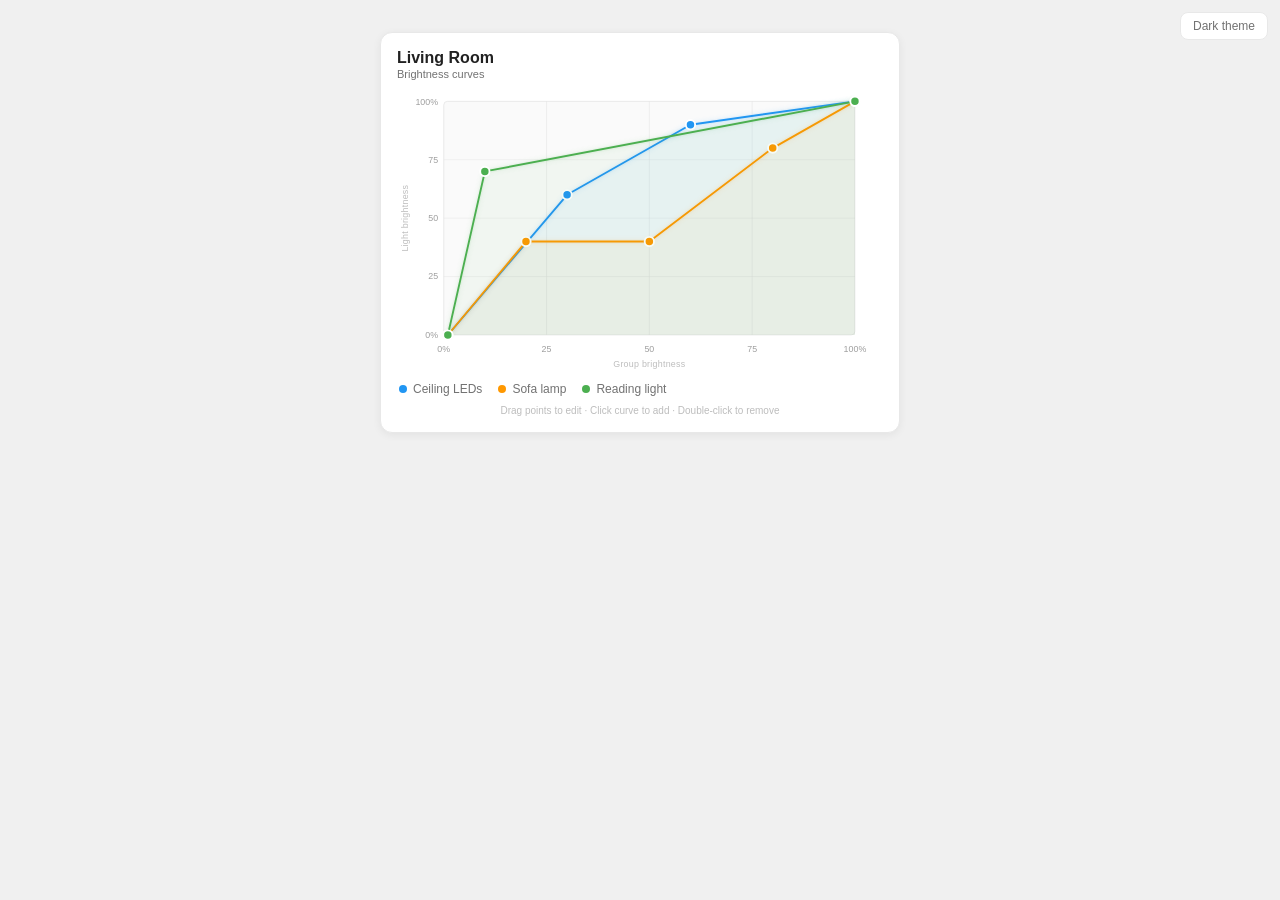
<file: lightener-card.html>
<!DOCTYPE html>
<html lang="en">
<head>
<meta charset="UTF-8">
<meta name="viewport" content="width=device-width, initial-scale=1.0">
<title>Lightener Curve Editor</title>
<style>
  *, *::before, *::after { box-sizing: border-box; margin: 0; padding: 0; }

  /* ── Theme tokens ─────────────────────────────────────────────── */
  /* Maps to HA's CSS custom properties. Fallbacks for standalone use. */
  :root {
    --card-bg: #fff;
    --card-border: #e8e8e8;
    --primary-text: #212121;
    --secondary-text: #727272;
    --disabled-text: #bdbdbd;
    --divider: #e8e8e8;
    --graph-bg: #fafafa;
    --graph-grid: #e0e0e0;
    --graph-border: #d6d6d6;
    --tooltip-bg: #333;
    --tooltip-text: #fff;
    --btn-primary-bg: #03a9f4;
    --btn-primary-text: #fff;
    --btn-secondary-border: #bdbdbd;
    --btn-secondary-text: #616161;
    --btn-secondary-hover: #f5f5f5;
    --accent: #03a9f4;
    --point-stroke: #fff;
    --page-bg: #f0f0f0;
  }

  [data-theme="dark"] {
    --card-bg: #1c1c1e;
    --card-border: #3a3a3c;
    --primary-text: #e5e5e7;
    --secondary-text: #8e8e93;
    --disabled-text: #48484a;
    --divider: #3a3a3c;
    --graph-bg: #141416;
    --graph-grid: #2c2c2e;
    --graph-border: #3a3a3c;
    --tooltip-bg: #000;
    --tooltip-text: #e5e5e7;
    --btn-primary-bg: #0a84ff;
    --btn-primary-text: #fff;
    --btn-secondary-border: #48484a;
    --btn-secondary-text: #aeaeb2;
    --btn-secondary-hover: #2c2c2e;
    --accent: #0a84ff;
    --point-stroke: #1c1c1e;
    --page-bg: #000;
  }

  body {
    background: var(--page-bg);
    font-family: -apple-system, BlinkMacSystemFont, 'Segoe UI', Roboto, sans-serif;
    color: var(--primary-text);
    display: flex;
    flex-direction: column;
    align-items: center;
    min-height: 100vh;
    padding: 32px 16px;
    transition: background 0.2s;
  }

  /* ── Theme toggle ─────────────────────────────────────────────── */
  .theme-toggle {
    position: fixed;
    top: 12px;
    right: 12px;
    background: var(--card-bg);
    border: 1px solid var(--card-border);
    border-radius: 8px;
    padding: 6px 12px;
    font-size: 12px;
    font-weight: 500;
    color: var(--secondary-text);
    cursor: pointer;
    z-index: 100;
    transition: all 0.2s;
  }
  .theme-toggle:hover { color: var(--primary-text); }

  /* ── Card ──────────────────────────────────────────────────────── */
  .card {
    background: var(--card-bg);
    border: 1px solid var(--card-border);
    border-radius: 12px;
    padding: 16px;
    width: 100%;
    max-width: 520px;
    position: relative;
    box-shadow: 0 2px 8px rgba(0,0,0,0.06);
    transition: background 0.2s, border-color 0.2s, box-shadow 0.2s;
  }

  [data-theme="dark"] .card {
    box-shadow: 0 2px 8px rgba(0,0,0,0.3);
  }

  .card-header {
    display: flex;
    justify-content: space-between;
    align-items: center;
    margin-bottom: 12px;
  }

  .card-title {
    font-size: 16px;
    font-weight: 600;
    color: var(--primary-text);
  }

  .card-subtitle {
    font-size: 11px;
    font-weight: 400;
    color: var(--secondary-text);
    margin-top: 1px;
  }

  /* ── Graph ─────────────────────────────────────────────────────── */
  .graph-container {
    position: relative;
    width: 100%;
    user-select: none;
    -webkit-user-select: none;
    touch-action: none;
  }

  .graph-container svg {
    width: 100%;
    height: auto;
    display: block;
  }

  .axis-label {
    font-family: -apple-system, BlinkMacSystemFont, 'Segoe UI', Roboto, sans-serif;
    font-size: 9.5px;
    font-weight: 500;
  }

  .axis-title {
    font-family: -apple-system, BlinkMacSystemFont, 'Segoe UI', Roboto, sans-serif;
    font-size: 9.5px;
    font-weight: 500;
    letter-spacing: 0.03em;
  }

  .curve-line {
    fill: none;
    stroke-width: 2;
    stroke-linecap: round;
    stroke-linejoin: round;
  }

  .curve-line-hit {
    fill: none;
    stroke: transparent;
    stroke-width: 16;
    stroke-linecap: round;
    stroke-linejoin: round;
    cursor: pointer;
  }

  .control-point {
    cursor: grab;
    transition: r 0.12s ease;
  }

  .control-point:hover { r: 6.5; }
  .control-point.dragging { cursor: grabbing; r: 6.5; }

  /* ── Legend ─────────────────────────────────────────────────────── */
  .legend {
    display: flex;
    flex-wrap: wrap;
    gap: 6px 16px;
    margin-top: 10px;
    padding: 0 2px;
  }

  .legend-item {
    display: flex;
    align-items: center;
    gap: 6px;
    cursor: pointer;
    font-size: 12px;
    font-weight: 500;
    color: var(--secondary-text);
    transition: opacity 0.2s ease;
    user-select: none;
    -webkit-user-select: none;
  }

  .legend-item:hover { color: var(--primary-text); }
  .legend-item.hidden { opacity: 0.3; }
  .legend-item.hidden .legend-label { text-decoration: line-through; }

  .legend-dot {
    width: 8px;
    height: 8px;
    border-radius: 50%;
    flex-shrink: 0;
  }

  /* ── Tooltip ────────────────────────────────────────────────────── */
  .tooltip {
    position: absolute;
    pointer-events: none;
    background: var(--tooltip-bg);
    border-radius: 4px;
    padding: 3px 7px;
    font-family: 'SF Mono', 'Menlo', 'Consolas', monospace;
    font-size: 11px;
    font-weight: 500;
    color: var(--tooltip-text);
    white-space: nowrap;
    opacity: 0;
    transition: opacity 0.1s ease;
    z-index: 10;
    transform: translate(-50%, -100%);
    margin-top: -10px;
  }

  .tooltip.visible { opacity: 1; }

  /* ── Save bar ───────────────────────────────────────────────────── */
  .save-bar {
    display: flex;
    justify-content: flex-end;
    align-items: center;
    gap: 8px;
    margin-top: 0;
    padding-top: 0;
    border-top: 1px solid transparent;
    opacity: 0;
    max-height: 0;
    overflow: hidden;
    transition: opacity 0.2s ease, max-height 0.2s ease, margin-top 0.2s ease, padding-top 0.2s ease, border-color 0.2s ease;
  }

  .save-bar.dirty {
    opacity: 1;
    max-height: 60px;
    margin-top: 12px;
    padding-top: 12px;
    border-top-color: var(--divider);
  }

  .save-bar .unsaved-label {
    font-size: 11px;
    color: var(--secondary-text);
    margin-right: auto;
  }

  .save-bar .unsaved-dot {
    display: inline-block;
    width: 6px;
    height: 6px;
    border-radius: 50%;
    background: var(--accent);
    margin-right: 5px;
    vertical-align: middle;
  }

  .btn {
    font-family: inherit;
    font-size: 12px;
    font-weight: 500;
    border: none;
    border-radius: 6px;
    padding: 6px 14px;
    cursor: pointer;
    transition: all 0.12s ease;
  }

  .btn-cancel {
    background: transparent;
    color: var(--btn-secondary-text);
    border: 1px solid var(--btn-secondary-border);
  }

  .btn-cancel:hover {
    background: var(--btn-secondary-hover);
    color: var(--primary-text);
  }

  .btn-save {
    background: var(--btn-primary-bg);
    color: var(--btn-primary-text);
  }

  .btn-save:hover {
    filter: brightness(1.1);
  }

  .hint {
    font-size: 10px;
    color: var(--disabled-text);
    text-align: center;
    margin-top: 8px;
  }
</style>
</head>
<body>

<button class="theme-toggle" id="themeToggle">Dark theme</button>

<div class="card">
  <div class="card-header">
    <div>
      <div class="card-title">Living Room</div>
      <div class="card-subtitle">Brightness curves</div>
    </div>
  </div>

  <div class="graph-container" id="graphContainer">
    <svg id="graph" viewBox="0 0 520 300" preserveAspectRatio="xMidYMid meet">
      <defs>
        <filter id="curveGlow" x="-20%" y="-20%" width="140%" height="140%">
          <feGaussianBlur stdDeviation="3" result="blur"/>
          <feComposite in="blur" in2="SourceGraphic" operator="over"/>
        </filter>
      </defs>

      <!-- Graph area background -->
      <rect id="graphBg" x="50" y="10" width="440" height="250" rx="4"/>
      <rect id="graphBorder" x="50" y="10" width="440" height="250" fill="none" stroke-width="0.5" rx="4"/>

      <!-- Grid lines -->
      <g id="gridLines">
        <line x1="50" y1="72.5" x2="490" y2="72.5"/>
        <line x1="50" y1="135" x2="490" y2="135"/>
        <line x1="50" y1="197.5" x2="490" y2="197.5"/>
        <line x1="160" y1="10" x2="160" y2="260"/>
        <line x1="270" y1="10" x2="270" y2="260"/>
        <line x1="380" y1="10" x2="380" y2="260"/>
      </g>

      <!-- Y-axis labels -->
      <text class="axis-label" id="axY0" x="44" y="263" text-anchor="end">0%</text>
      <text class="axis-label" id="axY25" x="44" y="200.5" text-anchor="end">25</text>
      <text class="axis-label" id="axY50" x="44" y="138" text-anchor="end">50</text>
      <text class="axis-label" id="axY75" x="44" y="75.5" text-anchor="end">75</text>
      <text class="axis-label" id="axY100" x="44" y="14" text-anchor="end">100%</text>

      <!-- X-axis labels -->
      <text class="axis-label" id="axX0" x="50" y="278" text-anchor="middle">0%</text>
      <text class="axis-label" id="axX25" x="160" y="278" text-anchor="middle">25</text>
      <text class="axis-label" id="axX50" x="270" y="278" text-anchor="middle">50</text>
      <text class="axis-label" id="axX75" x="380" y="278" text-anchor="middle">75</text>
      <text class="axis-label" id="axX100" x="490" y="278" text-anchor="middle">100%</text>

      <!-- Axis titles -->
      <text class="axis-title" id="axTitleX" x="270" y="294" text-anchor="middle">Group brightness</text>
      <text class="axis-title" id="axTitleY" x="12" y="135" text-anchor="middle" transform="rotate(-90, 12, 135)">Light brightness</text>

      <!-- Curves rendered by JS -->
      <g id="curvesGroup"></g>
    </svg>

    <div class="tooltip" id="tooltip"></div>
  </div>

  <div class="legend" id="legend"></div>

  <div class="save-bar" id="saveBar">
    <span class="unsaved-label"><span class="unsaved-dot"></span>Unsaved changes</span>
    <button class="btn btn-cancel" id="btnCancel">Cancel</button>
    <button class="btn btn-save" id="btnSave">Save</button>
  </div>

  <div class="hint">Drag points to edit &middot; Click curve to add &middot; Double-click to remove</div>
</div>

<script>
// ── Theme ───────────────────────────────────────────────────────────
function applyTheme() {
  const isDark = document.documentElement.dataset.theme === 'dark';
  // SVG elements that need dynamic fill/stroke
  document.getElementById('graphBg').setAttribute('fill', isDark ? '#141416' : '#fafafa');
  document.getElementById('graphBorder').setAttribute('stroke', isDark ? '#3a3a3c' : '#d6d6d6');
  const gridColor = isDark ? '#2c2c2e' : '#e0e0e0';
  document.querySelectorAll('#gridLines line').forEach(l => {
    l.setAttribute('stroke', gridColor);
    l.setAttribute('stroke-width', '0.5');
  });
  const labelColor = isDark ? '#636366' : '#9e9e9e';
  document.querySelectorAll('.axis-label').forEach(t => t.setAttribute('fill', labelColor));
  document.querySelectorAll('.axis-title').forEach(t => t.setAttribute('fill', isDark ? '#48484a' : '#bdbdbd'));
  render();
}

document.getElementById('themeToggle').addEventListener('click', () => {
  const html = document.documentElement;
  const isDark = html.dataset.theme === 'dark';
  if (isDark) {
    delete html.dataset.theme;
    document.getElementById('themeToggle').textContent = 'Dark theme';
  } else {
    html.dataset.theme = 'dark';
    document.getElementById('themeToggle').textContent = 'Light theme';
  }
  applyTheme();
});

// ── Config ──────────────────────────────────────────────────────────
const GRAPH = { left: 50, top: 10, width: 440, height: 250 };
// Colors chosen to work on both light and dark backgrounds
const COLORS = ['#2196f3', '#ff9800', '#4caf50', '#e91e63', '#9c27b0', '#00bcd4'];
const POINT_R = 5;
const MIN_X = 1, MAX_X = 100, MIN_Y = 0, MAX_Y = 100;

// ── Mock data ───────────────────────────────────────────────────────
const initialData = [
  {
    id: 'light.ceiling_leds',
    name: 'Ceiling LEDs',
    points: [{ x: 1, y: 0 }, { x: 30, y: 60 }, { x: 60, y: 90 }, { x: 100, y: 100 }]
  },
  {
    id: 'light.sofa_lamp',
    name: 'Sofa lamp',
    points: [{ x: 1, y: 0 }, { x: 20, y: 40 }, { x: 50, y: 40 }, { x: 80, y: 80 }, { x: 100, y: 100 }]
  },
  {
    id: 'light.reading_light',
    name: 'Reading light',
    points: [{ x: 1, y: 0 }, { x: 10, y: 70 }, { x: 100, y: 100 }]
  }
];

// ── State ───────────────────────────────────────────────────────────
let lights = JSON.parse(JSON.stringify(initialData));
let savedState = JSON.stringify(initialData.map(l => l.points));
let hiddenLights = new Set();
let dragging = null;
let wasDragging = false;

// ── Coordinate helpers ──────────────────────────────────────────────
function dataToSvg(x, y) {
  return {
    sx: GRAPH.left + (x / 100) * GRAPH.width,
    sy: GRAPH.top + GRAPH.height - (y / 100) * GRAPH.height
  };
}

function svgToData(sx, sy) {
  return {
    x: Math.round(((sx - GRAPH.left) / GRAPH.width) * 100),
    y: Math.round(((GRAPH.top + GRAPH.height - sy) / GRAPH.height) * 100)
  };
}

function clamp(val, min, max) {
  return Math.max(min, Math.min(max, val));
}

function getSvgPoint(e) {
  const svg = document.getElementById('graph');
  const rect = svg.getBoundingClientRect();
  const clientX = e.touches ? e.touches[0].clientX : e.clientX;
  const clientY = e.touches ? e.touches[0].clientY : e.clientY;
  const scaleX = 520 / rect.width;
  const scaleY = 300 / rect.height;
  return {
    sx: (clientX - rect.left) * scaleX,
    sy: (clientY - rect.top) * scaleY
  };
}

// ── Rendering ───────────────────────────────────────────────────────
function buildPath(points) {
  return points
    .slice()
    .sort((a, b) => a.x - b.x)
    .map((p, i) => {
      const { sx, sy } = dataToSvg(p.x, p.y);
      return `${i === 0 ? 'M' : 'L'}${sx},${sy}`;
    })
    .join(' ');
}

function render() {
  const group = document.getElementById('curvesGroup');
  const isDark = document.documentElement.dataset.theme === 'dark';
  const pointStroke = isDark ? '#1c1c1e' : '#fff';
  group.innerHTML = '';

  lights.forEach((light, li) => {
    const color = COLORS[li % COLORS.length];
    const isHidden = hiddenLights.has(li);
    const sorted = light.points.slice().sort((a, b) => a.x - b.x);
    const pathD = buildPath(sorted);

    if (isHidden) return;

    // Subtle glow (reduced from previous version)
    const glow = document.createElementNS('http://www.w3.org/2000/svg', 'path');
    glow.setAttribute('d', pathD);
    glow.setAttribute('fill', 'none');
    glow.setAttribute('stroke', color);
    glow.setAttribute('stroke-width', '5');
    glow.setAttribute('stroke-linecap', 'round');
    glow.setAttribute('opacity', isDark ? '0.12' : '0.08');
    glow.setAttribute('filter', 'url(#curveGlow)');
    glow.style.pointerEvents = 'none';
    group.appendChild(glow);

    // Fill area under curve
    const lastPt = sorted[sorted.length - 1];
    const firstPt = sorted[0];
    const { sx: lastSx } = dataToSvg(lastPt.x, lastPt.y);
    const { sx: firstSx } = dataToSvg(firstPt.x, firstPt.y);
    const baseline = GRAPH.top + GRAPH.height;
    const fillD = pathD + ` L${lastSx},${baseline} L${firstSx},${baseline} Z`;
    const fill = document.createElementNS('http://www.w3.org/2000/svg', 'path');
    fill.setAttribute('d', fillD);
    fill.setAttribute('fill', color);
    fill.setAttribute('opacity', isDark ? '0.06' : '0.05');
    fill.style.pointerEvents = 'none';
    group.appendChild(fill);

    // Hit target
    const hit = document.createElementNS('http://www.w3.org/2000/svg', 'path');
    hit.setAttribute('d', pathD);
    hit.classList.add('curve-line-hit');
    hit.dataset.lightIdx = li;
    hit.addEventListener('click', onCurveClick);
    group.appendChild(hit);

    // Visible curve line
    const line = document.createElementNS('http://www.w3.org/2000/svg', 'path');
    line.setAttribute('d', pathD);
    line.classList.add('curve-line');
    line.setAttribute('stroke', color);
    line.style.pointerEvents = 'none';
    group.appendChild(line);

    // Control points
    sorted.forEach((p) => {
      const origIdx = light.points.indexOf(p);
      const { sx, sy } = dataToSvg(p.x, p.y);
      const isDragging = dragging && dragging.lightIdx === li && dragging.pointIdx === origIdx;

      // Point
      const circle = document.createElementNS('http://www.w3.org/2000/svg', 'circle');
      circle.setAttribute('cx', sx);
      circle.setAttribute('cy', sy);
      circle.setAttribute('r', String(POINT_R));
      circle.setAttribute('fill', color);
      circle.setAttribute('stroke', pointStroke);
      circle.setAttribute('stroke-width', '2');
      circle.classList.add('control-point');
      circle.dataset.lightIdx = li;
      circle.dataset.pointIdx = origIdx;
      if (isDragging) circle.classList.add('dragging');
      circle.addEventListener('pointerdown', onPointDown);
      circle.addEventListener('dblclick', onPointDblClick);
      group.appendChild(circle);
    });
  });

  renderLegend();
  updateDirtyState();
}

function renderLegend() {
  const legend = document.getElementById('legend');
  legend.innerHTML = '';
  lights.forEach((light, li) => {
    const item = document.createElement('div');
    item.className = 'legend-item' + (hiddenLights.has(li) ? ' hidden' : '');
    item.innerHTML = `
      <span class="legend-dot" style="background:${COLORS[li % COLORS.length]}"></span>
      <span class="legend-label">${light.name}</span>
    `;
    item.addEventListener('click', () => {
      if (hiddenLights.has(li)) hiddenLights.delete(li);
      else hiddenLights.add(li);
      render();
    });
    legend.appendChild(item);
  });
}

function updateDirtyState() {
  const current = JSON.stringify(lights.map(l =>
    l.points.slice().sort((a, b) => a.x - b.x)
  ));
  const isDirty = current !== savedState;
  document.getElementById('saveBar').classList.toggle('dirty', isDirty);
}

// ── Tooltip ─────────────────────────────────────────────────────────
function showTooltip(x, y, sx, sy) {
  const tooltip = document.getElementById('tooltip');
  const svg = document.getElementById('graph');
  const rect = svg.getBoundingClientRect();
  const px = (sx / 520) * rect.width;
  const py = (sy / 300) * rect.height;
  tooltip.textContent = `${x}% \u2192 ${y}%`;
  tooltip.style.left = px + 'px';
  tooltip.style.top = (py - 10) + 'px';
  tooltip.classList.add('visible');
}

function hideTooltip() {
  document.getElementById('tooltip').classList.remove('visible');
}

// ── Drag interaction ────────────────────────────────────────────────
function onPointDown(e) {
  if (e.button !== 0) return;
  e.preventDefault();
  e.stopPropagation();
  const li = parseInt(e.target.dataset.lightIdx);
  const pi = parseInt(e.target.dataset.pointIdx);
  const p = lights[li].points[pi];

  const { sx: grabSx, sy: grabSy } = getSvgPoint(e);
  const { sx: pointSx, sy: pointSy } = dataToSvg(p.x, p.y);
  const offsetSx = grabSx - pointSx;
  const offsetSy = grabSy - pointSy;

  dragging = { lightIdx: li, pointIdx: pi, offsetSx, offsetSy };
  wasDragging = false;

  e.target.setPointerCapture(e.pointerId);
  e.target.classList.add('dragging');

  showTooltip(p.x, p.y, pointSx, pointSy);
  render();

  const onMove = (ev) => {
    ev.preventDefault();
    wasDragging = true;

    const { sx: msx, sy: msy } = getSvgPoint(ev);
    let { x, y } = svgToData(msx - offsetSx, msy - offsetSy);

    x = clamp(x, MIN_X, MAX_X);
    y = clamp(y, MIN_Y, MAX_Y);

    const sorted = lights[li].points
      .map((pt, idx) => ({ ...pt, idx }))
      .sort((a, b) => a.x - b.x);
    const sortedIdx = sorted.findIndex(s => s.idx === pi);
    const prevX = sortedIdx > 0 ? sorted[sortedIdx - 1].x + 1 : MIN_X;
    const nextX = sortedIdx < sorted.length - 1 ? sorted[sortedIdx + 1].x - 1 : MAX_X;
    x = clamp(x, prevX, nextX);

    lights[li].points[pi] = { x, y };
    const { sx: tsx, sy: tsy } = dataToSvg(x, y);
    showTooltip(x, y, tsx, tsy);
    render();
  };

  const onUp = (ev) => {
    dragging = null;
    hideTooltip();
    document.removeEventListener('pointermove', onMove);
    document.removeEventListener('pointerup', onUp);
    if (wasDragging) {
      setTimeout(() => { wasDragging = false; }, 50);
    } else {
      wasDragging = false;
    }
    render();
  };

  document.addEventListener('pointermove', onMove);
  document.addEventListener('pointerup', onUp);
}

// ── Add point (click on curve) ──────────────────────────────────────
function onCurveClick(e) {
  if (dragging || wasDragging) return;
  const li = parseInt(e.target.dataset.lightIdx);
  const { sx, sy } = getSvgPoint(e);
  let { x, y } = svgToData(sx, sy);

  x = clamp(x, MIN_X, MAX_X);
  y = clamp(y, MIN_Y, MAX_Y);

  const existing = lights[li].points.find(p => p.x === x);
  if (existing) return;

  lights[li].points.push({ x, y });
  render();
}

// ── Remove point (double-click) ─────────────────────────────────────
function onPointDblClick(e) {
  e.preventDefault();
  e.stopPropagation();
  const li = parseInt(e.target.dataset.lightIdx);
  const pi = parseInt(e.target.dataset.pointIdx);
  const p = lights[li].points[pi];

  const sorted = lights[li].points.slice().sort((a, b) => a.x - b.x);
  if (sorted.length <= 2) return;
  if (p === sorted[0] || p === sorted[sorted.length - 1]) return;

  lights[li].points.splice(pi, 1);
  render();
}

// ── Save / Cancel ───────────────────────────────────────────────────
document.getElementById('btnSave').addEventListener('click', () => {
  const config = {};
  lights.forEach(light => {
    const map = {};
    light.points.slice().sort((a, b) => a.x - b.x).forEach(p => {
      map[String(p.x)] = String(p.y);
    });
    config[light.id] = { brightness: map };
  });
  console.log('lightener/save_curves payload:', JSON.stringify(config, null, 2));
  savedState = JSON.stringify(lights.map(l =>
    l.points.slice().sort((a, b) => a.x - b.x)
  ));
  updateDirtyState();
});

document.getElementById('btnCancel').addEventListener('click', () => {
  lights = JSON.parse(JSON.stringify(initialData));
  render();
});

// ── Init ────────────────────────────────────────────────────────────
savedState = JSON.stringify(initialData.map(l =>
  l.points.slice().sort((a, b) => a.x - b.x)
));
applyTheme();
</script>

<!--
  ── Backend WS handler sketch (for __init__.py) ──────────────────────

  from homeassistant.components import websocket_api
  import voluptuous as vol

  CURVES_SCHEMA = vol.Schema({
      vol.Required(str): {
          vol.Required("brightness"): {
              vol.Required(str): str
          }
      }
  })

  async def async_setup_entry(hass, entry):
      # ... existing setup ...
      websocket_api.async_register_command(hass, websocket_save_curves)

  @websocket_api.require_admin
  @websocket_api.websocket_command({
      vol.Required("type"): "lightener/save_curves",
      vol.Required("entry_id"): str,
      vol.Required("curves"): CURVES_SCHEMA,
  })
  @websocket_api.async_response
  async def websocket_save_curves(hass, connection, msg):
      entry_id = msg["entry_id"]
      entry = hass.config_entries.async_get_entry(entry_id)
      if not entry:
          connection.send_error(msg["id"], "not_found", "Config entry not found")
          return

      curves = msg["curves"]
      for entity_id, config in curves.items():
          points = config.get("brightness", {})
          xs = []
          for x_str, y_str in points.items():
              x, y = int(x_str), int(y_str)
              if x < 1 or x > 100:
                  connection.send_error(msg["id"], "invalid", f"X={x} out of range 1-100")
                  return
              if y < 0 or y > 100:
                  connection.send_error(msg["id"], "invalid", f"Y={y} out of range 0-100")
                  return
              if x in xs:
                  connection.send_error(msg["id"], "invalid", f"Duplicate X={x}")
                  return
              xs.append(x)

      new_data = dict(entry.data)
      for entity_id, config in curves.items():
          if entity_id in new_data.get("entities", {}):
              new_data["entities"][entity_id]["brightness"] = config["brightness"]

      hass.config_entries.async_update_entry(entry, data=new_data)
      await hass.config_entries.async_reload(entry_id)
      connection.send_result(msg["id"], {"success": True})
-->
</body>
</html>
</file>
